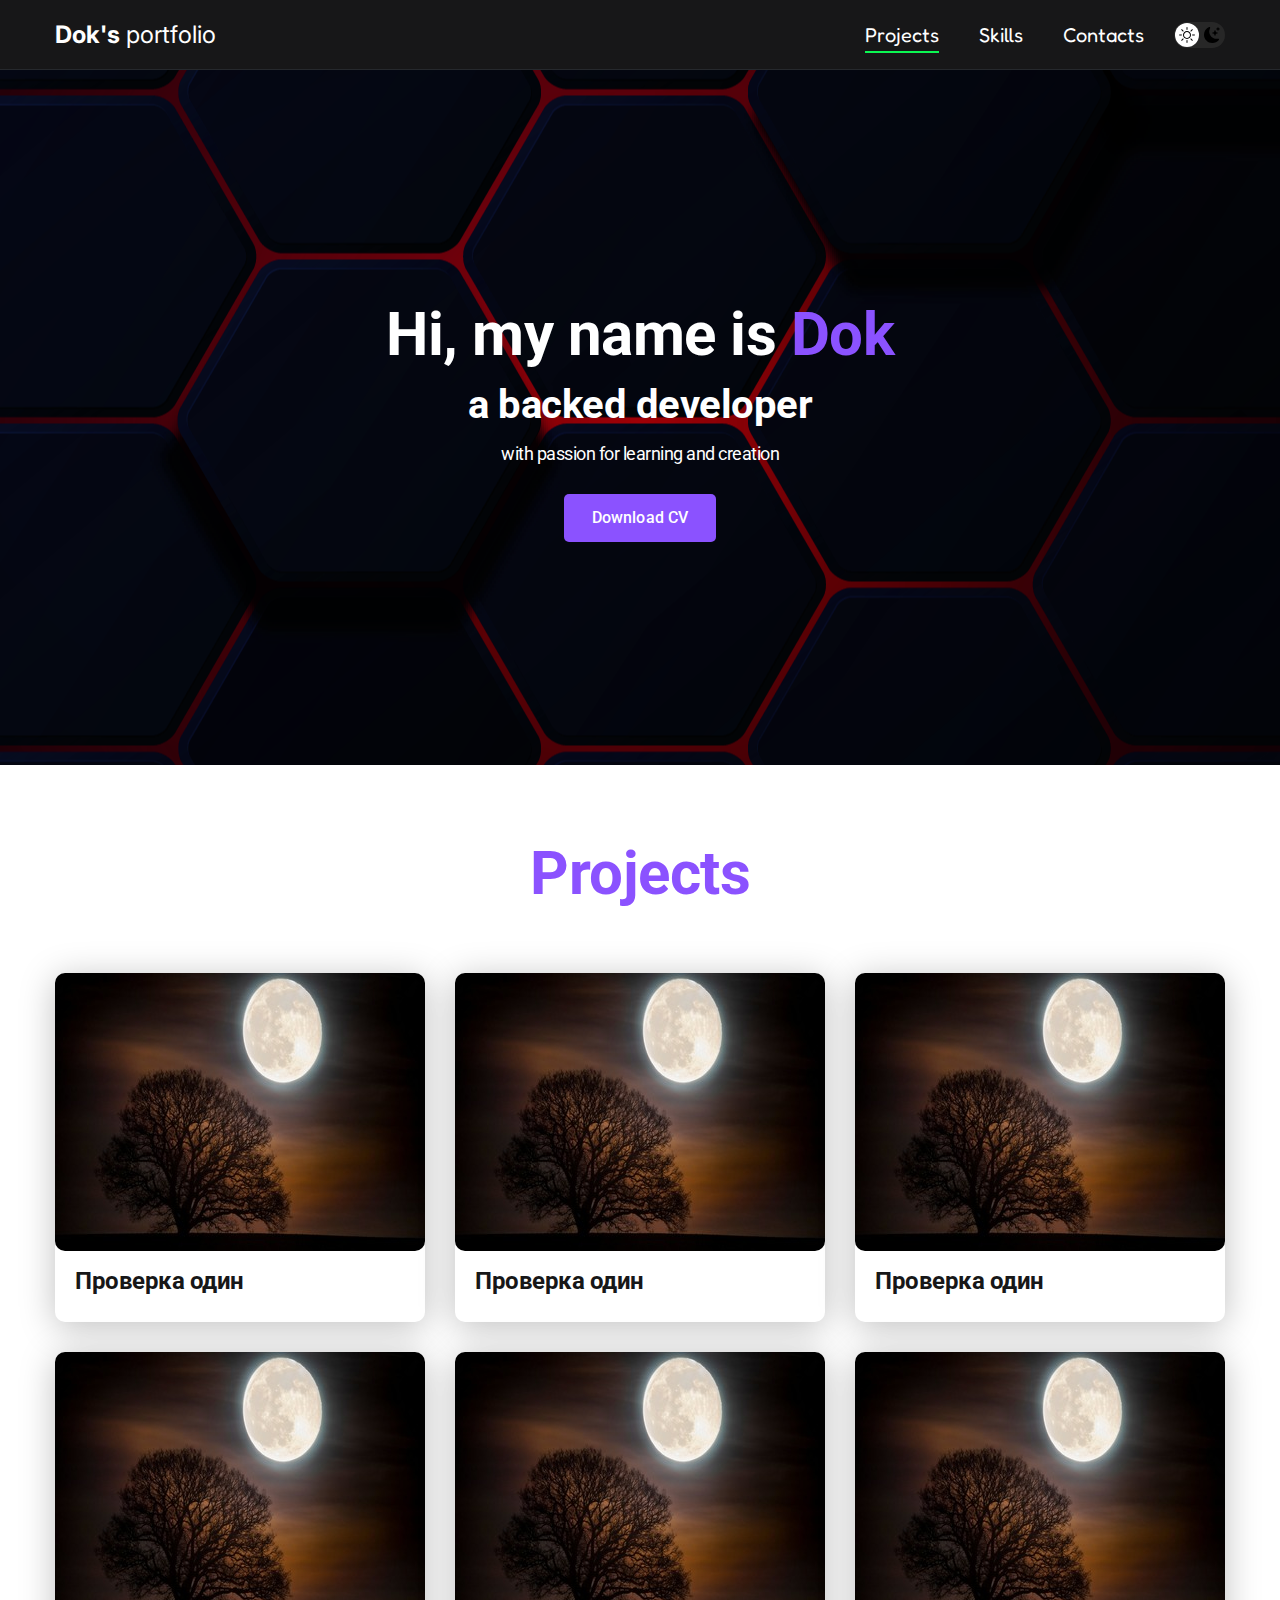
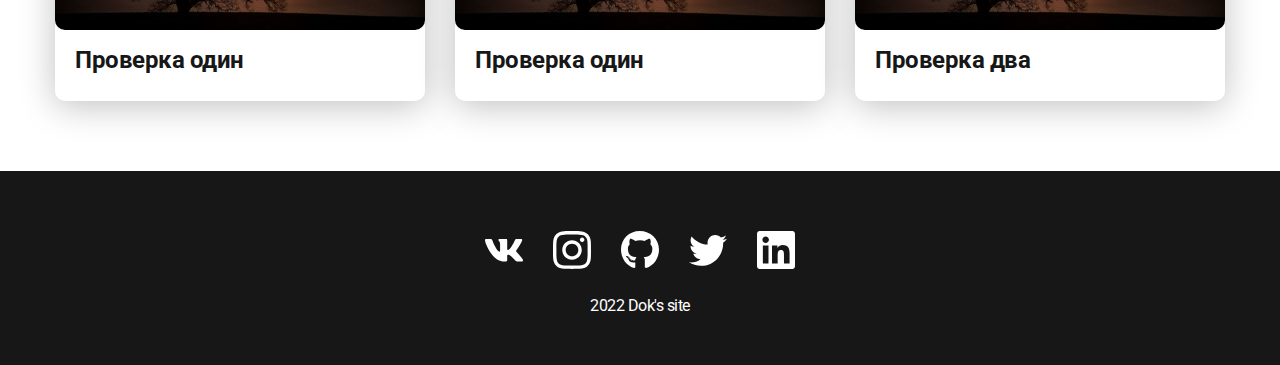
<file: index.html>
<!DOCTYPE html>
<html lang="en">

<head>
    <meta charset="UTF-8">
    <meta http-equiv="X-UA-Compatible" content="IE=edge">
    <meta name="viewport" content="width=device-width, initial-scale=1.0">
    <title>Freelancer Portflio</title>
    <link rel="stylesheet" href="./styles/style.css">
</head>

<body class="showing">
    <nav class="nav">
        <div class="container">
            <div class="nav-row">
                <a href="index.html" class="logo anim-logo"><strong>Dok's</strong> portfolio</a>

                <button class="dark-mode-btn">
                    <img src="./img/icons/sun.svg" alt="" class="dark-mode-btn-icon">
                    <img src="./img/icons/moon.svg" alt="" class="dark-mode-btn-icon">
                </button>

                <ul class="nav-list anim-nav">
                    <li class="nav-list-item"><a class="nav-list-item-link nav-list-item-link--active"
                            href="./index.html">Projects</a></li>
                    <li class="nav-list-item"><a class="nav-list-item-link" href="./pages/skills.html">Skills</a></li>
                    <li class="nav-list-item"><a class="nav-list-item-link" href="./pages/contancts.html">Contacts</a>
                    </li>
                </ul>
            </div>
        </div>
    </nav>

    <header class="header">
        <div class="header-wrapper">
            <h1 class="header-title">
                <strong>Hi, my name is <em>Dok</em></strong><br>
                a backed developer
            </h1>
            <div class="header-text">
                <p>with passion for learning and creation</p>
            </div>
            <a href="#" class="btn">Download CV</a>
        </div>
    </header>

    <main class="section">
        <div class="container">
            <h2 class="title-1">Projects</h2>
            <ul class="projects">
                <li class="project">
                    <a href="./pages/project-page.html">
                        <img src="./img/projects/01.jpg" alt="Project img" class="project-img">
                        <h3 class="project-title">Проверка один</h3>
                    </a>
                </li>
                <li class="project">
                    <a href="./pages/project-page.html">
                        <img src="./img/projects/01.jpg" alt="Project img" class="project-img">
                        <h3 class="project-title">Проверка один</h3>
                    </a>
                </li>
                <li class="project">
                    <a href="./pages/project-page.html">
                        <img src="./img/projects/01.jpg" alt="Project img" class="project-img">
                        <h3 class="project-title">Проверка один</h3>
                    </a>
                </li>
                <li class="project">
                    <a href="./pages/project-page.html">
                        <img src="./img/projects/01.jpg" alt="Project img" class="project-img">
                        <h3 class="project-title">Проверка один</h3>
                    </a>
                </li>
                <li class="project">
                    <a href="./pages/project-page.html">
                        <img src="./img/projects/01.jpg" alt="Project img" class="project-img">
                        <h3 class="project-title">Проверка один</h3>
                    </a>
                </li>
                <li class="project">
                    <a href="./pages/project-page.html">
                        <img src="./img/projects/01.jpg" alt="Project img" class="project-img">
                        <h3 class="project-title">Проверка два</h3>
                    </a>
                </li>
            </ul>
        </div>
    </main>



    <footer class="footer">
        <div class="container">
            <div class="footer-wrapper">
                <ul class="social">
                    <li class="social-item">
                        <a href="https://vk.com/dok_ich"><img src="./img/icons/vk.svg" alt="link"></a>
                        <a href="#"><img src="./img/icons/instagram.svg" alt="link"></a>
                        <a href="https://github.com/D0K-ich"><img src="./img/icons/gitHub.svg" alt="link"></a>
                        <a href="#"><img src="./img/icons/twitter.svg" alt="link"></a>
                        <a href="#"><img src="./img/icons/linkedIn.svg" alt="link"></a>
                    </li>
                </ul>
                <div class="copyright">
                    <p> 2022 Dok's site</p>
                </div>
            </div>

        </div>
    </footer>

    <script src="./scripts/script.js"></script>
</body>

</html>
</file>
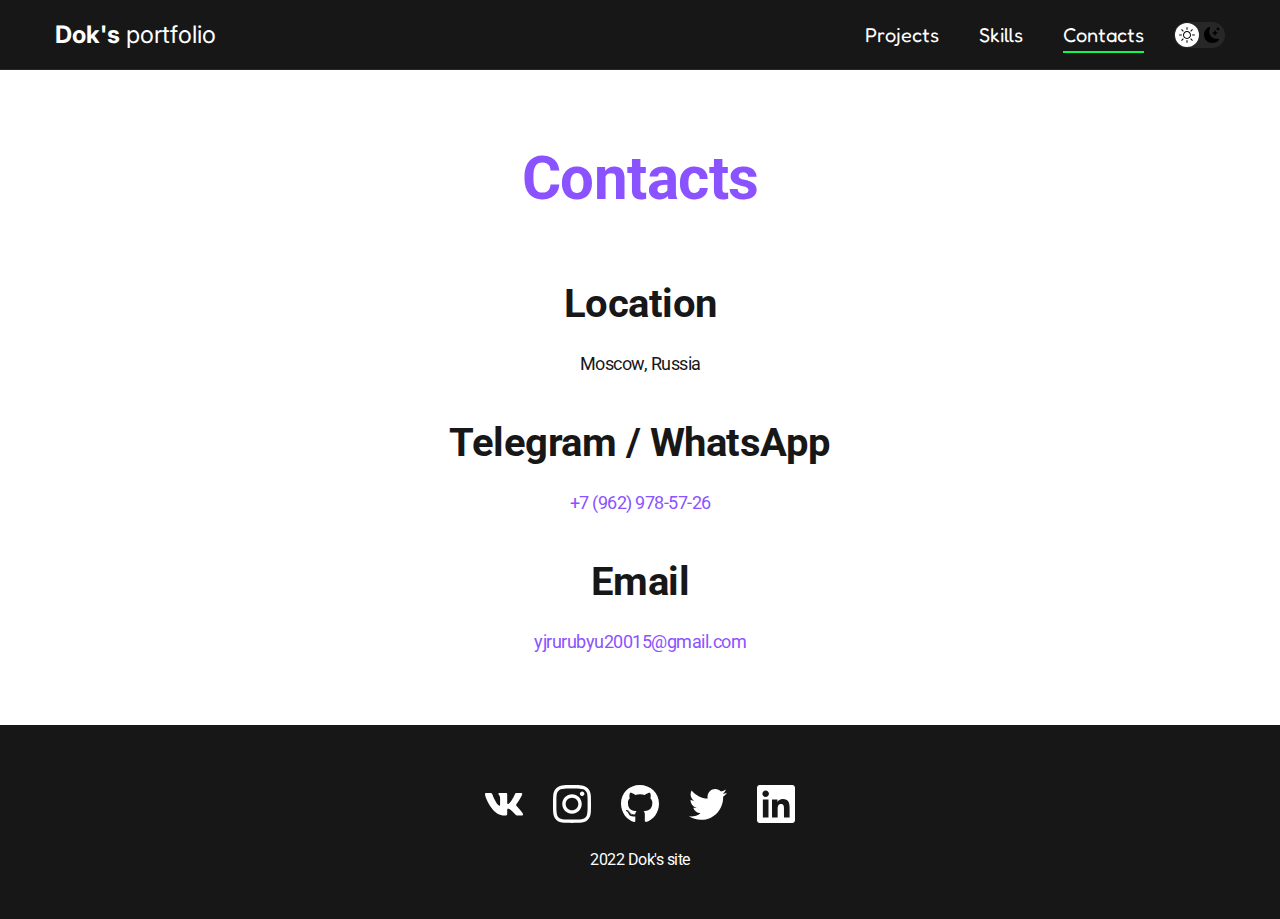
<file: pages/contancts.html>
<!DOCTYPE html>
<html lang="en">

<head>
    <meta charset="UTF-8">
    <meta http-equiv="X-UA-Compatible" content="IE=edge">
    <meta name="viewport" content="width=device-width, initial-scale=1.0">
    <title>Freelancer Portfolio</title>
    <link rel="stylesheet" href="../styles/style.css">
</head>

<body>
    <nav class="nav">
        <div class="container">
            <div class="nav-row">
                <a href="../index.html" class="logo"><strong>Dok's</strong> portfolio</a>
                <button class="dark-mode-btn">
                    <img src="../img/icons/sun.svg" alt="" class="dark-mode-btn-icon">
                    <img src="../img/icons/moon.svg" alt="" class="dark-mode-btn-icon">
                </button>

                <ul class="nav-list">
                    <li class="nav-list-item"><a class="nav-list-item-link "
                            href="../index.html">Projects</a></li>
                    <li class="nav-list-item"><a class="nav-list-item-link" href="./skills.html">Skills</a></li>
                    <li class="nav-list-item"><a class="nav-list-item-link nav-list-item-link--active" href="./contacts.html">Contacts</a></li>
                </ul>
            </div>
        </div>
    </nav>

    <main class="section">
        <div class="container">
            <h1 class="title-1">Contacts</h1>

            <ul class="content-list">
                <li class="content-list-item">
                    <h2 class="title-2">Location</h2>
                    <p>Moscow, Russia</p>
                </li>
                <li class="content-list-item">
                    <h2 class="title-2">Telegram / WhatsApp</h2>
                    <p><a href="tel:+79629785726">+7 (962) 978-57-26</p></a>
                </li>
                <li class="content-list-item">
                    <h2 class="title-2">Email</h2>
                    <p> <a href="mailto:"yjrurubyu20015@gmail.com> yjrurubyu20015@gmail.com</p></a>
                </li>
            </ul>



        </div>
    </main>



    <footer class="footer">
        <div class="container">
            <div class="footer-wrapper">
                <ul class="social">
                    <li class="social-item">
                        <a href="https://vk.com/dok_ich"><img src="../img/icons/vk.svg" alt="link"></a>
                        <a href="#"><img src="../img/icons/instagram.svg" alt="link"></a>
                        <a href="https://github.com/D0K-ich"><img src="../img/icons/gitHub.svg" alt="link"></a>
                        <a href="#"><img src="../img/icons/twitter.svg" alt="link"></a>
                        <a href="#"><img src="../img/icons/linkedIn.svg" alt="link"></a>
                    </li>
                </ul>
                <div class="copyright">
                    <p> 2022 Dok's site</p>
                </div>
            </div>

        </div>
    </footer>

    <script src="../scripts/script.js"></script>
</body>

</html>
</file>
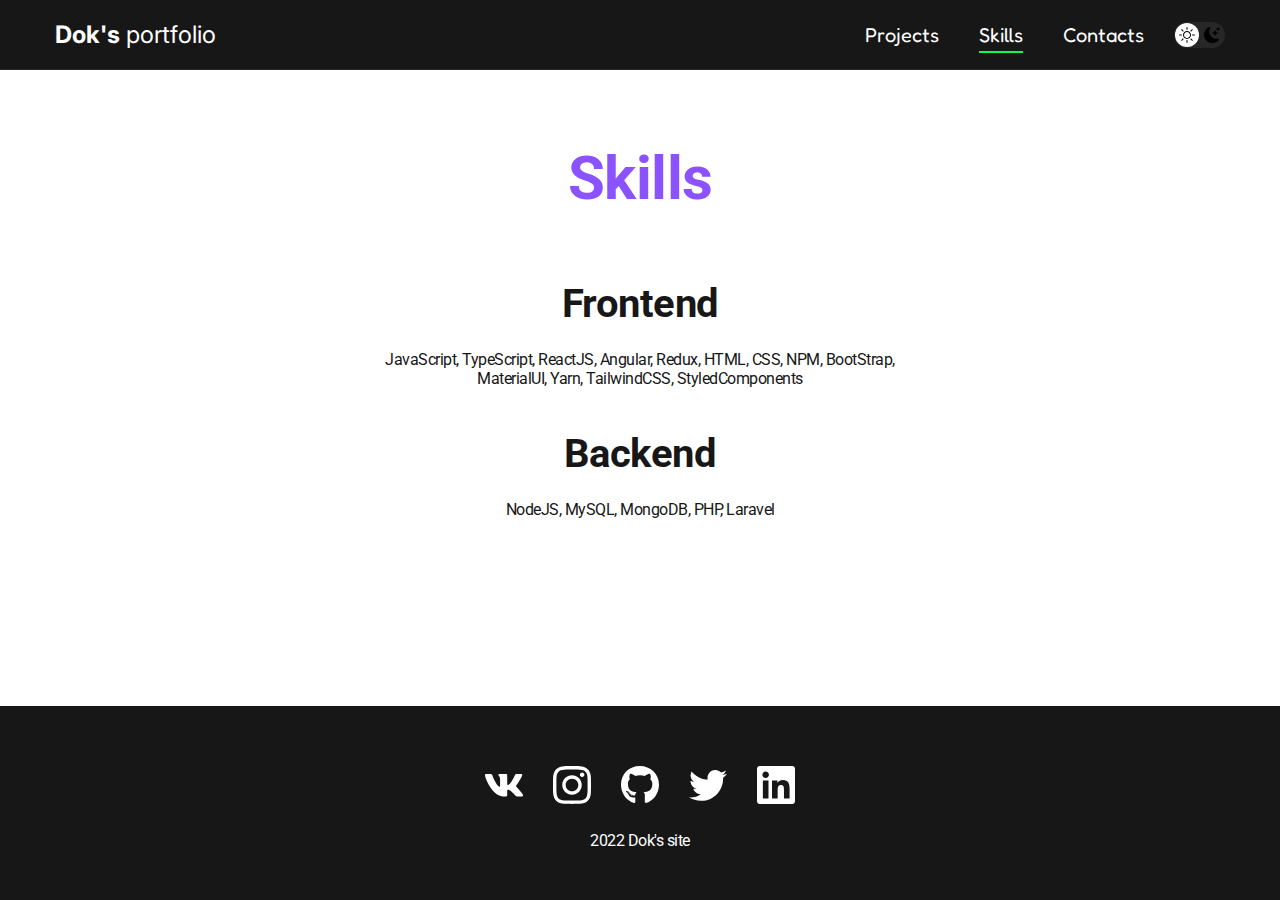
<file: pages/skills.html>
<!DOCTYPE html>
<html lang="en">

<head>
    <meta charset="UTF-8">
    <meta http-equiv="X-UA-Compatible" content="IE=edge">
    <meta name="viewport" content="width=device-width, initial-scale=1.0">
    <title>Freelancer Portfolio</title>
    <link rel="stylesheet" href="../styles/style.css">
</head>

<body>
    <nav class="nav">
        <div class="container">
            <div class="nav-row">
                <a href="../index.html" class="logo"><strong>Dok's</strong> portfolio</a>
                <button class="dark-mode-btn">
                    <img src="../img/icons/sun.svg" alt="" class="dark-mode-btn-icon">
                    <img src="../img/icons/moon.svg" alt="" class="dark-mode-btn-icon">
                </button>

                <ul class="nav-list">
                    <li class="nav-list-item"><a class="nav-list-item-link "
                            href="../index.html">Projects</a></li>
                    <li class="nav-list-item"><a class="nav-list-item-link nav-list-item-link--active" href="./skills.html">Skills</a></li>
                    <li class="nav-list-item"><a class="nav-list-item-link" href="./contancts.html">Contacts</a></li>
                </ul>
            </div>
        </div>
    </nav>

    <main class="section">
        <div class="container">
            <h1 class="title-1">Skills</h1>

            <ul class="content-list">
                <li class="content-list__item">
                    <h2 class="title-2">Frontend</h2>
                    <p>JavaScript, TypeScript, ReactJS, Angular, Redux, HTML, CSS, NPM, BootStrap, MaterialUI, Yarn, TailwindCSS, StyledComponents</p>
                </li>
                <li class="content-list__item">
                    <h2 class="title-2">Backend</h2>
                    <p>NodeJS, MySQL, MongoDB, PHP, Laravel</p>
                </li>
            </ul>




        </div>
    </main>



    <footer class="footer">
        <div class="container">
            <div class="footer-wrapper">
                <ul class="social">
                    <li class="social-item">
                        <a href="https://vk.com/dok_ich"><img src="../img/icons/vk.svg" alt="link"></a>
                        <a href="#"><img src="../img/icons/instagram.svg" alt="link"></a>
                        <a href="https://github.com/D0K-ich"><img src="../img/icons/gitHub.svg" alt="link"></a>
                        <a href="#"><img src="../img/icons/twitter.svg" alt="link"></a>
                        <a href="#"><img src="../img/icons/linkedIn.svg" alt="link"></a>
                    </li>
                </ul>
                <div class="copyright">
                    <p> 2022 Dok's site</p>
                </div>
            </div>

        </div>
    </footer>

    <script src="../scripts/script.js"></script>
</body>

</html>
</file>
<file: styles/style.css>
@import url("reset.css");
@import url("https://fonts.googleapis.com/css2?family=Fredoka+One&family=Inter:wght@400;500;700&family=Roboto:ital,wght@0,500;0,700;1,400&display=swap");
/*  
font-family: 'Fredoka One', cursive;
font-family: 'Inter', sans-serif;

*/
:root {
  --black: #171718;
  --black-border: #26292d;
  --white: #fff;
  --purple: hsl(260, 100%, 66%);
  --link:#fff;
  --text-color: var(--black);
  --dark-bg: var(--black);
  --dark-border: var(--black-border);
  --hearer-text:var(--white);
  --accent: var(--purple);
  /* Light mode */
  --page-bg: var(--white);
  --text-color: var(--black);
  --title-1:var(--accent);
  --project-card-bg: var(--white);
  --project-card-text: var(--black);
  --box-shadow:0px 5px 35px rgba(0,0,0,0.25);
}

.dark {
  --page-bg: #252526;
  --text-color: var(--white);
  --title-1:rgb(218, 4, 211);
  --project-card-bg: var(--black);
  --project-card-text: var(--white);
  --box-shadow:0px 5px 35px rgba(0,0,0,0.9);
}

/* General */
.section {
  padding: 70px 0px;
}

.title-1 {
  margin-bottom: 60px;
  font-size: 60px;
  font-weight: 700;
  line-height: 1.3;
  color: var(--title-1);
  text-align: center;
}

.title-2 {
  font-size: 40px;
  line-height: 1.3;
  margin-bottom: 20px;
  font-weight: 700;
}

a {
  color: var(--link);
}

html, body {
  font-family: "Roboto", sans-serif;
  letter-spacing: -0.5px;
  color: var(--text-color);
  background-color: var(--page-bg);
  display: flex;
  flex-direction: column;
  min-height: 100vh;
}

.show {
  display: block;
}

.container {
  margin: 0 auto;
  padding: 0px 15px;
  max-width: 1200px;
}

.none {
  display: none !important;
}

/* Nav */
.logo {
  color: var(--white);
  font-size: 24px;
  font-family: "Inter", sans-serif;
  position: relative;
  margin-right: auto;
}

.logo strong {
  font-weight: 700;
}

.nav {
  background-color: var(--dark-bg);
  border-bottom: 1px solid var(--dark-border);
  color: var(--white);
  padding: 20px 0;
  letter-spacing: normal;
}

.nav-row {
  display: flex;
  justify-content: flex-end;
  align-items: center;
  column-gap: 30px;
  row-gap: 20px;
  flex-wrap: wrap;
}

.nav-list {
  display: flex;
  align-items: center;
  column-gap: 40px;
  row-gap: 10px;
  flex-wrap: wrap;
  font-family: "Fredoka One", cursive;
  font-size: 20px;
}

.nav-list-item-link:hover {
  color: red;
  transition: 2s;
}

.nav-list-item-link--active {
  position: relative;
}

.nav-list-item-link--active::before {
  content: "";
  display: block;
  height: 2px;
  width: 100%;
  background-color: #0bf752;
  position: absolute;
  left: 0;
  top: 120%;
}

.dark-mode-btn {
  display: flex;
  justify-content: space-between;
  width: 51px;
  height: 26px;
  background-color: #272727;
  border-radius: 50px;
  padding: 5px;
  position: relative;
  order: 7;
}

.dark-mode-btn::before {
  content: "";
  position: absolute;
  top: 1px;
  left: 1px;
  display: block;
  width: 24px;
  height: 24px;
  border-radius: 50%;
  background-color: #fff;
  transition: left 0.3s ease-in;
}

.dark-mode-btn-icon {
  position: relative;
}

.dark-mode-btn--active::before {
  left: 26px;
}

/* Header */
.header {
  padding: 40px 0px;
  background-color: var(--dark-bg);
  color: var(--white);
  min-height: 695px;
  display: flex;
  justify-content: center;
  align-items: center;
  text-align: center;
  background-image: url(../img/bg-header.png);
  background-repeat: no-repeat;
  background-position: center center;
  background-size: auto;
}

.header-wrapper {
  max-width: 660px;
  padding: 0 15px;
}

.header-title {
  font-size: 40px;
  font-weight: 700;
  line-height: 1.4;
  margin-bottom: 20px;
}

.header-title strong {
  font-size: 60px;
  font-weight: 700;
}

.header-title em {
  font-style: normal;
  color: var(--title-1);
}

.header-text {
  margin-bottom: 40px;
  font-size: 18px;
  line-height: 1.3px;
}

.header-text p + p {
  margin-top: 0.7em;
}

/* Buttoms */
.btn:active {
  position: relative;
  top: 2px;
}

.btn {
  display: inline-block;
  height: 48px;
  padding: 14px 28px;
  border-radius: 5px;
  background-color: var(--title-1);
  color: var(--white);
  letter-spacing: 0.15px;
  font-size: 16px;
  font-weight: 500;
}

.btn:hover {
  opacity: 0.75;
  transition: 0.5s ease-in;
}

.btn-outline {
  height: 48px;
  border-radius: 5px;
  padding: 12px 20px;
  color: var(--black);
  border: 1px solid #000;
  display: flex;
  column-gap: 10px;
  align-items: center;
  text-align: center;
  background-color: var(--white);
}

.btn-outline:hover {
  opacity: 0.7;
  transition: 0.5s;
}

.btn-outline:active {
  position: relative;
  top: 2px;
}

/* Project */
.projects {
  display: flex;
  justify-content: center;
  flex-wrap: wrap;
  column-gap: 30px;
  row-gap: 30px;
}

.project {
  max-width: 370px;
  border-color: var(--white);
  background-color: var(--project-card-bg);
  box-shadow: 0px 5px 35px rgba(0, 0, 0, 0.25);
  border-radius: 10px;
}

.project-img {
  border-radius: 10px;
}

.project-title {
  padding: 15px 20px 25px;
  font-weight: 700;
  font-size: 24px;
  line-height: 1.3;
  color: var(--project-card-text);
}

/* Project details */
.project-details {
  margin: 0 auto;
  max-width: 865px;
  display: flex;
  flex-direction: column;
  align-items: center;
  text-align: center;
}

.project-details-cover {
  max-width: 100%;
  margin-bottom: 40px;
  box-shadow: 0px 5px 35px rgba(0, 0, 0, 0.25);
  border-radius: 10px;
}

.project-details-desc {
  margin-bottom: 30px;
  font-weight: 700;
  font-size: 24px;
  line-height: 1.3;
}

/* Content list */
.content-list {
  text-align: center;
  max-width: 570px;
  display: flex;
  flex-direction: column;
  align-items: center;
  row-gap: 40px;
  margin: 0 auto;
}

.content-list a {
  color: var(--title-1);
}

.content-list-item {
  font-size: 18px;
  line-height: 1.5;
}

.content-list-item p + p {
  margin-top: 0.5em;
}

/* Footer */
.footer {
  margin-top: auto;
  background-color: var(--dark-bg);
  padding: 60px 0 50px;
  color: var(--hearer-text);
  margin-top: auto;
}

.footer-wrapper {
  display: flex;
  flex-direction: column;
  align-items: center;
  row-gap: 27px;
}

.social-item {
  display: flex;
  column-gap: 30px;
  align-items: center;
}

.copyright {
  font-size: 16px;
}

.copyright p + p {
  margin-top: 0.5em;
}

@media (max-width: 620px) {
  .title-2 {
    margin-bottom: 10px;
    font-size: 30px;
  }
  .content-list {
    row-gap: 20px;
  }
  .content-list-item {
    font-size: 16px;
  }
  .project-details-desc {
    font-size: 22px;
    margin-bottom: 20px;
  }
  .header {
    min-height: unset;
  }
  .header-title {
    font-size: 30px;
  }
  .header-title strong {
    font-size: 40px;
  }
  .section {
    padding: 40px 0;
  }
  .title-1 {
    margin-bottom: 30px;
    font-size: 40px;
  }
  .project-title {
    font-size: 22px;
  }
  .footer {
    padding: 40px 0 30px;
  }
  .footer-wrapper {
    row-gap: 20px;
  }
  .nav-row {
    justify-content: space-between;
  }
  .dark-mode-btn {
    order: 0;
  }
}
.showing {
  -webkit-animation-duration: 1.3s;
  animation-duration: 1.3s;
  -webkit-animation-fill-mode: both;
  animation-fill-mode: both;
  -webkit-animation-name: showAll;
  animation-name: showAll;
}

.anim-nav {
  position: relative;
  animation: showLeft 1s;
}

.anim-logo {
  animation: showRight 1s;
}

@keyframes showLeft {
  from {
    left: -100%;
  }
  to {
    left: 0;
  }
}
@keyframes showRight {
  from {
    right: -100%;
  }
  to {
    right: 0;
  }
}
@-webkit-keyframes showAll {
  0% {
    opacity: 0.3;
  }
  100% {
    opacity: 1;
  }
}
@keyframes showAll {
  0% {
    opacity: 0.3;
  }
  100% {
    opacity: 1;
  }
}
</file>
